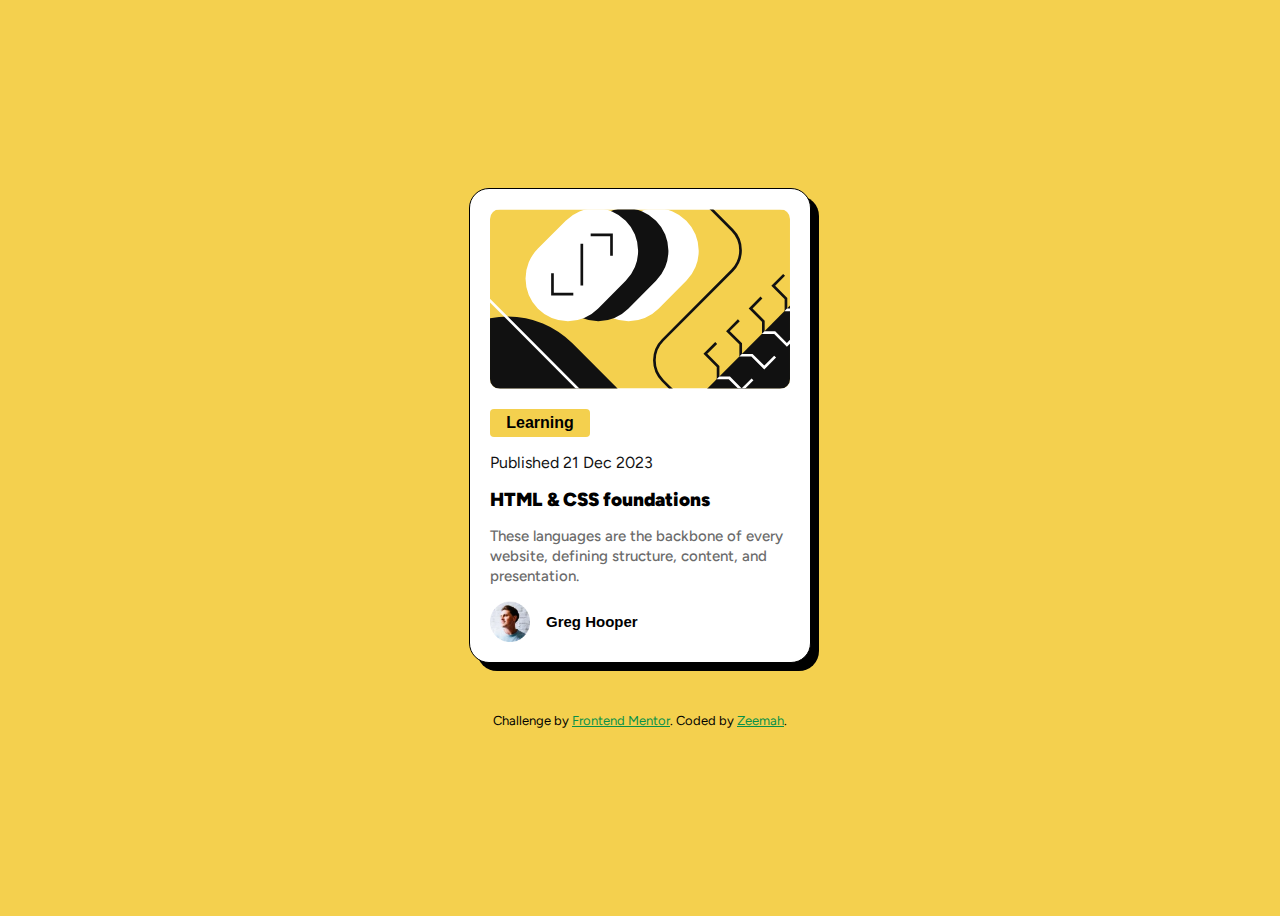
<file: index.html>
<!DOCTYPE html>
<html lang="en">
<head>
  <meta charset="UTF-8">
  <meta name="viewport" content="width=device-width, initial-scale=1.0"> <!-- displays site properly based on user's device -->

  <link rel="preconnect" href="https://fonts.googleapis.com">
  <link rel="preconnect" href="https://fonts.gstatic.com" crossorigin>
  <link href="https://fonts.googleapis.com/css2?family=Figtree:ital,wght@0,300..900;1,300..900&display=swap" rel="stylesheet">
  <link rel="icon" type="image/png" sizes="32x32" href="images/favicon-32x32.png">
  <link rel="stylesheet" href="styles.css">
  <title>Frontend Mentor | Blog preview card</title>
</head>

<body>
<div class="frame" role="main">
  <img class="content-image" src="images/illustration-article.svg" alt="illustration image">
  <button class="learning-button">Learning</button>

 <p class="published-date">Published 21 Dec 2023</p>

 <h1 class="heading">HTML & CSS foundations</h1>

 <p class="texts">These languages are the backbone of every website, defining structure, content, and presentation.</p>

 <div class="author-info"> 
  <img class="author-pic" src="images/image-avatar.webp" alt="author profile picture">
  <button class="author-name">Greg Hooper</button>
</div>
</div>
  <div class="attribution" role="contentinfo">
    Challenge by <a href="https://www.frontendmentor.io?ref=challenge" target="_blank">Frontend Mentor</a>. 
    Coded by <a href="#">Zeemah</a>.
  </div>
</body>
</html>
</file>
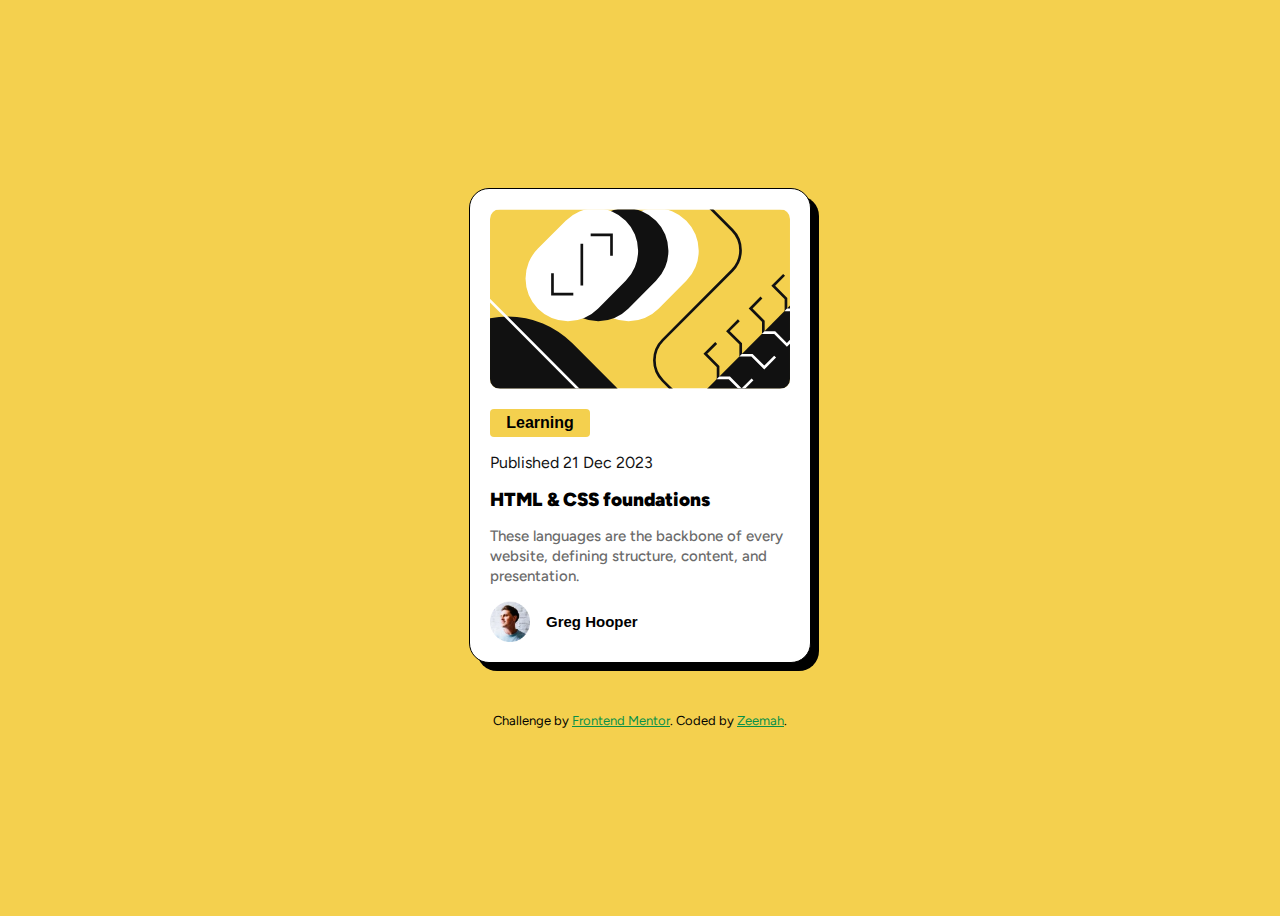
<file: blog-preview-card-main/index.html>
<!DOCTYPE html>
<html lang="en">
<head>
  <meta charset="UTF-8">
  <meta name="viewport" content="width=device-width, initial-scale=1.0"> <!-- displays site properly based on user's device -->

  <link rel="preconnect" href="https://fonts.googleapis.com">
  <link rel="preconnect" href="https://fonts.gstatic.com" crossorigin>
  <link href="https://fonts.googleapis.com/css2?family=Figtree:ital,wght@0,300..900;1,300..900&display=swap" rel="stylesheet">
  <link rel="icon" type="image/png" sizes="32x32" href="images/favicon-32x32.png">
  <link rel="stylesheet" href="styles.css">
  <title>Frontend Mentor | Blog preview card</title>
</head>

<body>
<div class="frame" role="main">
  <img class="content-image" src="images/illustration-article.svg" alt="illustration image">
  <button class="learning-button">Learning</button>

 <p class="published-date">Published 21 Dec 2023</p>

 <h1 class="heading">HTML & CSS foundations</h1>

 <p class="texts">These languages are the backbone of every website, defining structure, content, and presentation.</p>

 <div class="author-info"> 
  <img class="author-pic" src="images/image-avatar.webp" alt="author profile picture">
  <button class="author-name">Greg Hooper</button>
</div>
</div>
  <div class="attribution">
    Challenge by <a href="https://www.frontendmentor.io?ref=challenge" target="_blank">Frontend Mentor</a>. 
    Coded by <a href="#">Zeemah</a>.
  </div>
</body>
</html>
</file>
<file: styles.css>
body{
   background-color: hsl(47, 88%, 63%);
   display: flex;
   flex-direction: column;
   justify-content: center;
   align-items: center;
   height: 100vh;
   font-family: "figtree", sans-serif;
 }
 .frame{
   background-color: white;
   padding: 20px;
   border-radius: 20px;
   display: flex;
   flex-direction: column;
   border: 1px solid black;
   box-shadow: 8px 8px;
 }
 .content-image{
   width: 300px;
   border-radius: 10px;
 }
 .learning-button{
   width: 100px;
   margin-top: 20px;
   background-color: hsl(47, 88%, 63%);
   border: none;
   border-radius: 4px;
   padding: 5px 10px;
   font-weight: 900;
   font-size: 16px;
 }
 .published-date{
   color: hsl(0, 0%, 7%);
 }
 h1{
   font-weight: 900;
   font-size: 19px;
   margin-bottom: 0px;
   margin-top: 0px;
 }
 h1:hover{
   cursor: pointer;
 }
 h1:active{
   color:  hsl(47, 88%, 63%);;
 }
 .texts{
   color: hsl(0, 0%, 42%);
   font-weight: 500;
   font-size: 15px;
   line-height: 20px;
   width: 300px;
 }
 .author-info{
   display: flex;
   align-items: center;
 }
 .author-pic{
   width: 40px;
   margin-right: 10px;
 }
 .author-name{
   background-color: transparent;
   font-size: 15px;
   font-weight: 900;
   border: none;
 }
 .attribution {
   font-size: 13px;
   margin-top: 50px;
  text-align: center;
 }
 .attribution a {
   color: hsl(148, 88%, 30%);
 }
</file>
<file: blog-preview-card-main/styles.css>
body{
   background-color: hsl(47, 88%, 63%);
   display: flex;
   flex-direction: column;
   justify-content: center;
   align-items: center;
   height: 100vh;
   font-family: "figtree", sans-serif;
 }
 .frame{
   background-color: white;
   padding: 20px;
   border-radius: 20px;
   display: flex;
   flex-direction: column;
   border: 1px solid black;
   box-shadow: 8px 8px;
 }
 .content-image{
   width: 300px;
   border-radius: 10px;
 }
 .learning-button{
   width: 100px;
   margin-top: 20px;
   background-color: hsl(47, 88%, 63%);
   border: none;
   border-radius: 4px;
   padding: 5px 10px;
   font-weight: 900;
   font-size: 16px;
 }
 .published-date{
   color: hsl(0, 0%, 7%);
 }
 h1{
   font-weight: 900;
   font-size: 19px;
   margin-bottom: 0px;
   margin-top: 0px;
 }
 h1:hover{
   cursor: pointer;
 }
 h1:active{
   color:  hsl(47, 88%, 63%);;
 }
 .texts{
   color: hsl(0, 0%, 42%);
   font-weight: 500;
   font-size: 15px;
   line-height: 20px;
   width: 300px;
 }
 .author-info{
   display: flex;
   align-items: center;
 }
 .author-pic{
   width: 40px;
   margin-right: 10px;
 }
 .author-name{
   background-color: transparent;
   font-size: 15px;
   font-weight: 900;
   border: none;
 }
 .attribution {
   font-size: 13px;
   margin-top: 50px;
  text-align: center;
 }
 .attribution a {
   color: hsl(148, 88%, 30%);
 }
</file>
